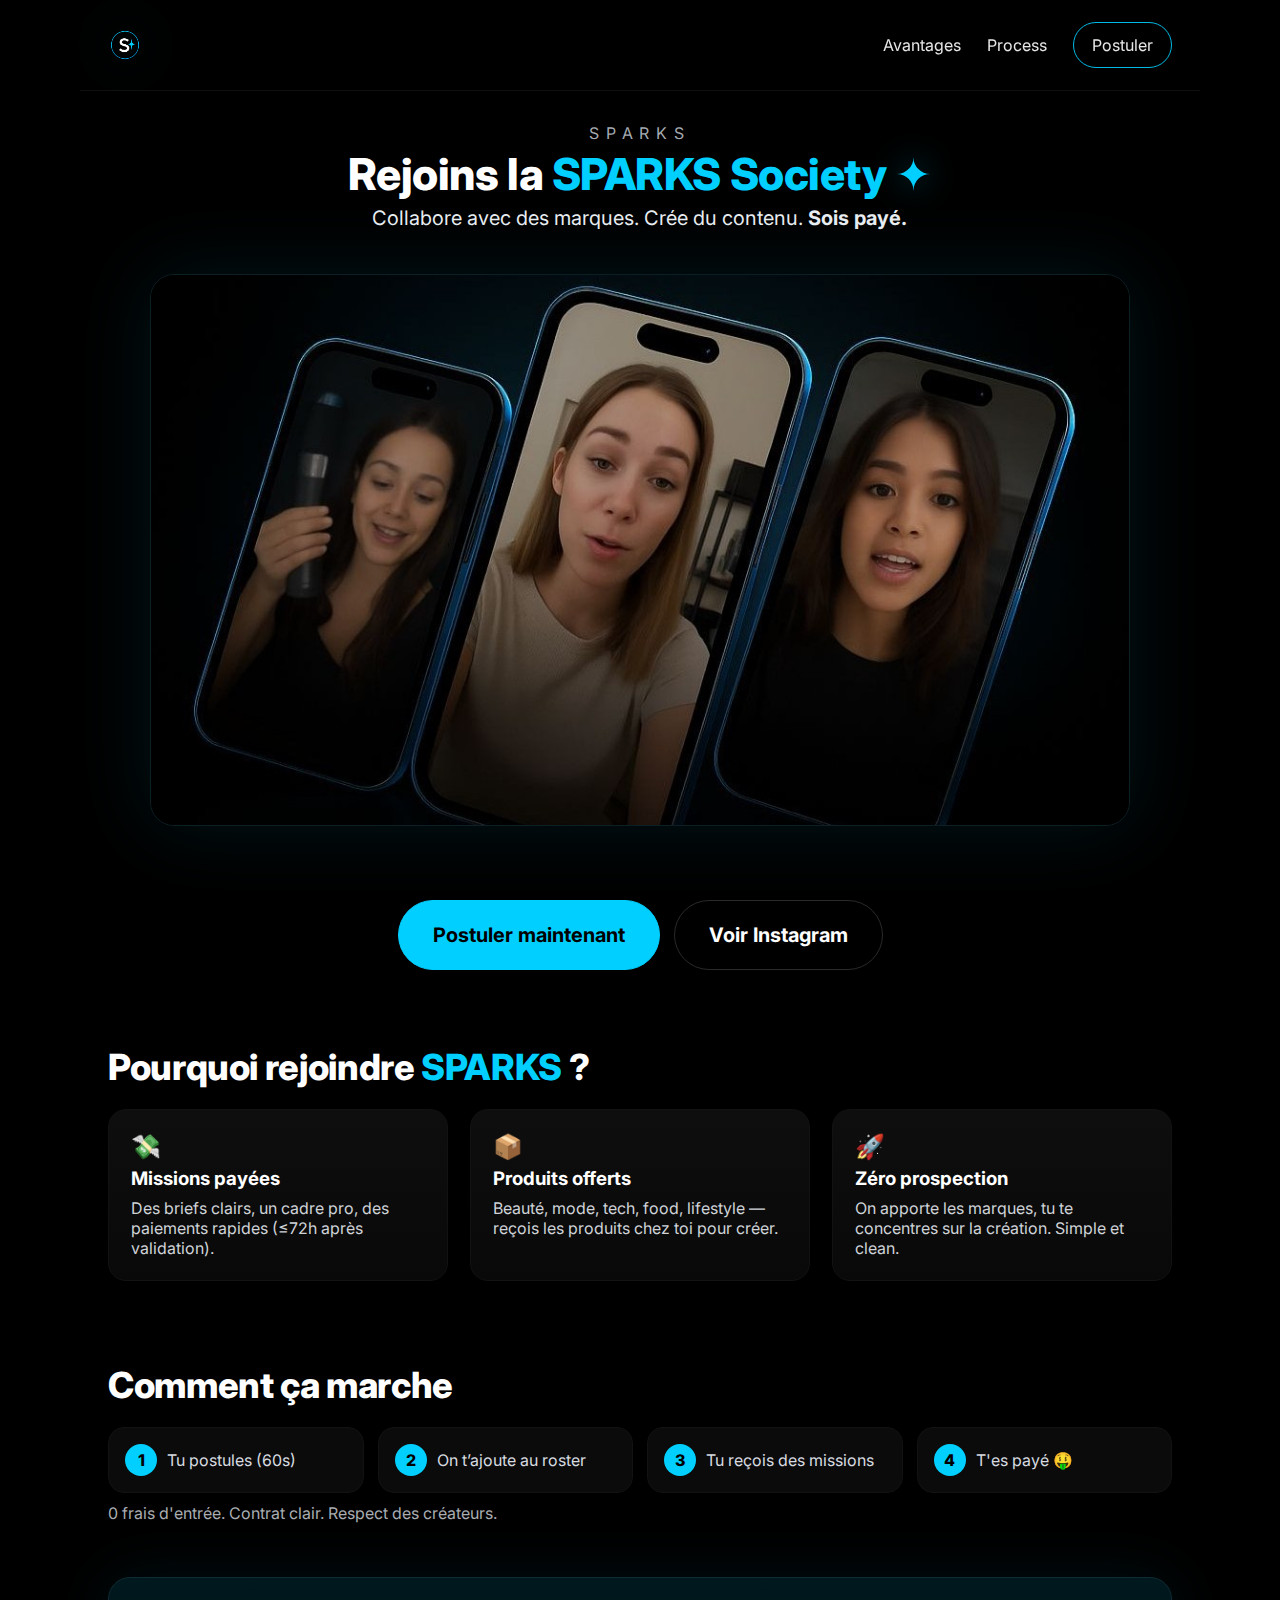
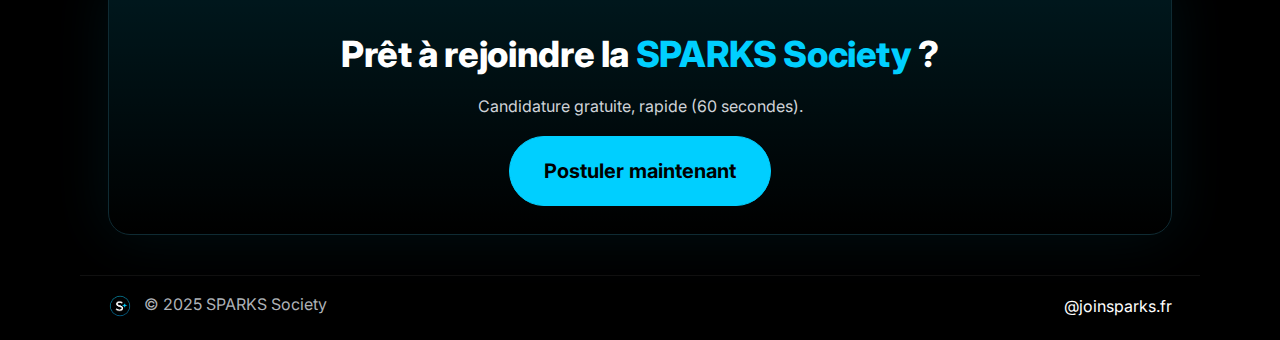
<file: index.html>
<!doctype html>
<html lang="fr">

<head>
  <meta charset="utf-8" />
  <meta name="viewport" content="width=device-width, initial-scale=1" />
  <title>Join SPARKS Society — Collabore avec des marques, sois payé</title>
  <meta name="description"
    content="SPARKS Society — le studio des créateurs TikTok qui collaborent avec les marques. Rejoins le roster, crée des vidéos, sois payé rapidement.">
  <meta name="theme-color" content="#00CFFF" />
  <link rel="icon" type="image/png" href="assets/logo_ring_nobg.png" />
  <link rel="preconnect" href="https://fonts.googleapis.com">
  <link rel="preconnect" href="https://fonts.gstatic.com" crossorigin>
  <link href="https://fonts.googleapis.com/css2?family=Inter:wght@400;600;700;800&display=swap" rel="stylesheet">
  <link rel="stylesheet" href="styles.css" />
  <style>
    html {
      scroll-behavior: smooth
    }
  </style>
</head>

<body>
  <!-- ancre top avec marge de scroll -->
  <div id="top" class="anchor-target"></div>

  <header class="container header">
    <a class="brand" href="#top" aria-label="Accueil SPARKS">
      <!-- Icône S (plus visible) -->
      <img src="assets/logo_ring_nobg.png" alt="SPARKS" class="brandmark sicon" />
    </a>
    <nav class="nav">
      <a href="#why">Avantages</a>
      <a href="#how">Process</a>
      <a href="form.html" class="cta">Postuler</a>
    </nav>
  </header>

  <main>
    <!-- HERO = plein écran, boutons en bas -->
    <section class="hero container">
      <div class="copy">
        <div class="over big">SPARKS</div>
        <h1>Rejoins la <span class="accent">SPARKS Society</span> <span class="spark">✦</span></h1>
        <p>Collabore avec des marques. Crée du contenu. <strong>Sois payé.</strong></p>
      </div>

      <!-- Illustration spark (remplaçable plus tard par une image) -->
      <img class="hero-art" src="assets/hero.jpg" alt="Créateurs SPARKS" aria-hidden="true">
      </img>

      <div class="actions">
        <a class="btn primary xxl" href="form.html">Postuler maintenant</a>
        <a class="btn ghost xxl" href="https://instagram.com/joinsparks.fr" target="_blank" rel="noopener">Voir
          Instagram</a>
      </div>
    </section>

    <section id="why" class="why container anchor-target">
      <h2>Pourquoi rejoindre <span class="accent">SPARKS</span> ?</h2>
      <div class="grid3">
        <div class="card">
          <div class="icon">💸</div>
          <h3>Missions payées</h3>
          <p>Des briefs clairs, un cadre pro, des paiements rapides (≤72h après validation).</p>
        </div>
        <div class="card">
          <div class="icon">📦</div>
          <h3>Produits offerts</h3>
          <p>Beauté, mode, tech, food, lifestyle — reçois les produits chez toi pour créer.</p>
        </div>
        <div class="card">
          <div class="icon">🚀</div>
          <h3>Zéro prospection</h3>
          <p>On apporte les marques, tu te concentres sur la création. Simple et clean.</p>
        </div>
      </div>
    </section>

    <section id="how" class="how container anchor-target">
      <h2>Comment ça marche</h2>
      <div class="steps4">
        <div class="step"><span>1</span> Tu postules (60s)</div>
        <div class="step"><span>2</span> On t’ajoute au roster</div>
        <div class="step"><span>3</span> Tu reçois des missions</div>
        <div class="step"><span>4</span> T'es payé 🤑</div>
      </div>
      <p class="note">0 frais d'entrée. Contrat clair. Respect des créateurs.</p>
    </section>

    <section id="apply" class="apply container anchor-target">
      <div class="cta-box">
        <h2>Prêt à rejoindre la <span class="accent">SPARKS Society</span> ?</h2>
        <p class="lead">Candidature gratuite, rapide (60 secondes).</p>
        <!-- Remplace par ton Google Form dès que tu l’as -->
        <a class="btn primary xxl" href="form.html">
          Postuler maintenant</a>
      </div>
    </section>
  </main>

  <footer class="footer container">
    <div class="left">
      <img src="assets/logo_ring_nobg.png" alt="SPARKS" class="favicon" />
      <span>© 2025 SPARKS Society</span>
    </div>
    <div class="right">
      <a href="https://instagram.com/joinsparks.fr" target="_blank" rel="noopener">@joinsparks.fr</a>
    </div>
  </footer>

  <script>
    // Clique sur le logo = scroll tout en haut (au-delà de l’ancre)
    document.querySelector('.brand').addEventListener('click', (e) =>
    {
      if (e.metaKey || e.ctrlKey) return;
      e.preventDefault();
      window.scrollTo({ top: 0, behavior: 'smooth' });
    });
  </script>
</body>

</html>
</file>
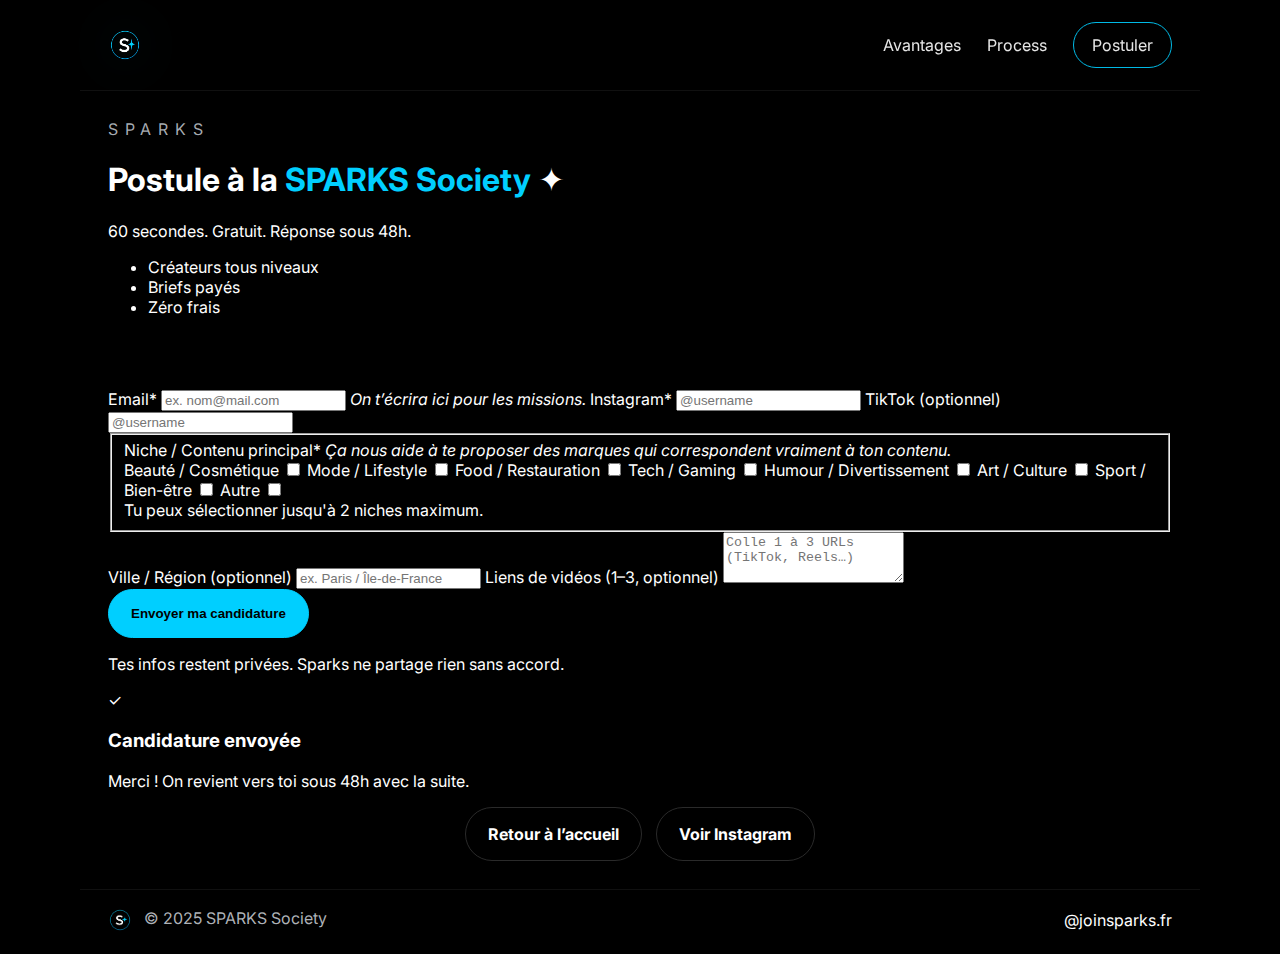
<file: form.html>
<!doctype html>
<html lang="fr">

<head>
  <meta charset="utf-8" />
  <meta name="viewport" content="width=device-width, initial-scale=1" />
  <title>Candidature — SPARKS Society</title>
  <meta name="theme-color" content="#00CFFF" />
  <link rel="icon" type="image/png" href="assets/logo_ring_nobg.png" />
  <link href="https://fonts.googleapis.com/css2?family=Inter:wght@400;600;700;800&display=swap" rel="stylesheet">
  <link rel="stylesheet" href="styles.css" />
  <style>
    html {
      scroll-behavior: smooth
    }
  </style>
</head>

<body>
  <header class="container header">
    <a class="brand" href="index.html" aria-label="Retour accueil">
      <img src="assets/logo_ring_nobg.png" class="brandmark sicon" alt="SPARKS">
    </a>
    <nav class="nav">
      <a href="index.html#why">Avantages</a>
      <a href="index.html#how">Process</a>
      <a href="#apply" class="cta">Postuler</a>
    </nav>
  </header>

  <main id="apply">
    <!-- HERO -->
    <section class="container apply-hero">
      <div class="apply-hero-copy">
        <div class="over big">SPARKS</div>
        <h1>Postule à la <span class="accent">SPARKS Society</span> ✦</h1>
        <p class="lead kpi">60 secondes. Gratuit. Réponse sous 48h.</p>
        <div class="divider"></div>
        <ul class="pills center tight">
          <li>Créateurs tous niveaux</li>
          <li>Briefs payés</li>
          <li>Zéro frais</li>
        </ul>
      </div>
    </section>

    <!-- FORM CARD -->
    <section class="container">
      <div class="form-card" id="form-card">
        <iframe name="hidden_iframe" id="hidden_iframe" style="display:none;"></iframe>

        <form id="sparksForm"
          action="https://docs.google.com/forms/u/0/d/e/1FAIpQLSdIiZIyXBgiS6tc2tfMB-w9i8WJagUJVwmWEXd9BAqpr1TruA/formResponse"
          method="POST" target="hidden_iframe" onsubmit="return handleSubmit(event)">

          <div class="grid">
            <label class="field">
              <span>Email*</span>
              <input type="email" name="entry.1781973483" required placeholder="ex. nom@mail.com">
              <em class="hint">On t’écrira ici pour les missions.</em>
            </label>

            <label class="field">
              <span>Instagram*</span>
              <input type="text" name="entry.238135763" required placeholder="@username">
            </label>

            <label class="field">
              <span>TikTok (optionnel)</span>
              <input type="text" name="entry.1185270065" placeholder="@username">
            </label>

            <fieldset class="field niche-group">
              <span>Niche / Contenu principal*</span>
              <em class="hint">Ça nous aide à te proposer des marques qui correspondent vraiment à ton contenu.</em>

              <div class="checks" id="nicheChecks">
                <label class="chk"><span>Beauté / Cosmétique</span>
                  <input type="checkbox" name="entry.1148784650" value="Beauté / Cosmétique">
                </label>

                <label class="chk"><span>Mode / Lifestyle</span>
                  <input type="checkbox" name="entry.1148784650" value="Mode / Lifestyle">
                </label>

                <label class="chk"><span>Food / Restauration</span>
                  <input type="checkbox" name="entry.1148784650" value="Food / Restauration">
                </label>

                <label class="chk"><span>Tech / Gaming</span>
                  <input type="checkbox" name="entry.1148784650" value="Tech / Gaming">
                </label>

                <label class="chk"><span>Humour / Divertissement</span>
                  <input type="checkbox" name="entry.1148784650" value="Humour / Divertissement">
                </label>

                <label class="chk"><span>Art / Culture</span>
                  <input type="checkbox" name="entry.1148784650" value="Art / Culture">
                </label>

                <label class="chk"><span>Sport / Bien-être</span>
                  <input type="checkbox" name="entry.1148784650" value="Sport / Bien-être">
                </label>

                <!-- Autre + précision -->
                <label class="chk"><span>Autre</span>
                  <input id="niche-other" type="checkbox" name="entry.1148784650" value="Autre">
                </label>
                <input id="niche-other-text" class="other-input" type="text" name="entry.1316781156"
                  placeholder="Précise ta niche (ex. voyage, sport…)">
              </div>

              <div id="niche-limit" class="hint error hidden">Tu peux sélectionner jusqu'à 2 niches maximum.</div>
            </fieldset>

            <label class="field">
              <span>Ville / Région (optionnel)</span>
              <input type="text" name="entry.471832489" placeholder="ex. Paris / Île-de-France">
            </label>

            <label class="field">
              <span>Liens de vidéos (1–3, optionnel)</span>
              <textarea name="entry.1661834335" rows="3" placeholder="Colle 1 à 3 URLs (TikTok, Reels…)"></textarea>
            </label>
          </div>

          <button type="submit" class="btn primary xl full" id="submitBtn">Envoyer ma candidature</button>
          <p class="small muted rgpd">Tes infos restent privées. Sparks ne partage rien sans accord.</p>
        </form>

        <!-- SUCCESS -->
        <div id="success" class="success hidden">
          <div class="success-badge">
            <span class="tick">✓</span>
          </div>
          <h3>Candidature envoyée</h3>
          <p class="muted">Merci ! On revient vers toi sous 48h avec la suite.</p>
          <div class="actions center">
            <a href="index.html" class="btn ghost">Retour à l’accueil</a>
            <a href="https://instagram.com/joinsparks.fr" target="_blank" class="btn ghost">Voir Instagram</a>
          </div>
        </div>
      </div>
    </section>
  </main>

  <footer class="footer container">
    <div class="left">
      <img src="assets/logo_ring_nobg.png" alt="SPARKS" class="favicon" />
      <span>© 2025 SPARKS Society</span>
    </div>
    <div class="right">
      <a href="https://instagram.com/joinsparks.fr" target="_blank" rel="noopener">@joinsparks.fr</a>
    </div>
  </footer>

  <script>
    // Logo -> retour accueil
    document.querySelector('.brand').addEventListener('click', (e) =>
    {
      if (e.metaKey || e.ctrlKey) return;
      e.preventDefault();
      window.location.href = 'index.html#top';
    });

    const checksWrap = document.getElementById('nicheChecks');
    const noteMin = document.getElementById('niche-min');
    const noteMax = document.getElementById('niche-limit');
    const otherBox = document.getElementById('niche-other');
    const otherInput = document.getElementById('niche-other-text');

    function syncOther()
    {
      if (!otherBox) return;
      const on = otherBox.checked;
      otherInput.style.display = on ? 'block' : 'none';
      if (!on) otherInput.value = '';
    }

    function countChecked()
    {
      return checksWrap ? checksWrap.querySelectorAll('input[type="checkbox"]:checked').length : 0;
    }

    if (checksWrap)
    {
      checksWrap.addEventListener('change', (e) =>
      {
        if (!e.target.matches('input[type="checkbox"]')) return;
        // max 2
        if (countChecked() > 2)
        {
          e.target.checked = false; noteMax.classList.remove('hidden');
          setTimeout(() => noteMax.classList.add('hidden'), 1600);
        }
        // toggle "Autre"
        if (e.target === otherBox) syncOther();
      });
      syncOther();
    }

    // Empêche l’envoi si 0 niche
    function handleSubmit(e)
    {
      const btn = document.getElementById('submitBtn');
      if (countChecked() === 0)
      {
        noteMin.classList.remove('hidden');
        setTimeout(() => noteMin.classList.add('hidden'), 1800);
        e.preventDefault(); return false;
      }
      btn.disabled = true; btn.textContent = 'Envoi…';
      setTimeout(() =>
      {
        document.getElementById('sparksForm').classList.add('hidden');
        document.getElementById('success').classList.remove('hidden');
        window.scrollTo({ top: document.getElementById('form-card').offsetTop - 80, behavior: 'smooth' });
      }, 900);
      return true;
    }
  </script>
</body>

</html>
</file>
<file: styles.css>
:root{
  --bg:#000;
  --fg:#fff;
  --muted:#afb3b9;
  --accent:#00CFFF; /* bleu étoile */
}

*{box-sizing:border-box}
html,body{margin:0;padding:0;background:var(--bg);color:var(--fg);
  font-family:'Inter',system-ui,-apple-system,Segoe UI,Roboto,Ubuntu,'Helvetica Neue',Arial,sans-serif}
img{max-width:100%;height:auto;display:block}
a{color:var(--fg);text-decoration:none}

.container{max-width:1120px;margin:0 auto;padding:28px}

/* Décale le scroll pour ne pas cacher les titres sous le header sticky */
.anchor-target{scroll-margin-top:110px}

/* Header */
.header{display:flex;align-items:center;justify-content:space-between;gap:24px;
  position:sticky;top:0;background:rgba(0,0,0,.6);backdrop-filter:blur(8px);
  border-bottom:1px solid #101010;z-index:20}
.brandmark{height:44px;filter:drop-shadow(0 0 24px rgba(0,207,255,.35))}
.sicon{width:34px;height:34px;object-fit:contain} /* icône S + visible */
.nav a{opacity:.9;margin-left:22px}
.nav .cta{padding:12px 18px;border:1px solid var(--accent);border-radius:999px}
.nav .cta:hover{background:var(--accent);color:#000;transition:.2s}

/* HERO plein écran (boutons en bas) */
.hero{
  display:grid;grid-template-rows:auto 1fr auto;gap:18px;
  min-height:100svh; /* plein écran mobile */
  align-items:center;justify-items:center;text-align:center;
  padding-top:32px;padding-bottom:8px;
}
.copy{max-width:900px}
.over.big{letter-spacing:.42em;font-size:16px;color:#a6abb1;margin-bottom:8px}
.hero h1{font-weight:800;font-size:44px;line-height:1.06;letter-spacing:-.01em;margin:0 0 14px}
.accent{color:var(--accent)}
.spark{color:var(--accent);filter:drop-shadow(0 0 16px rgba(0,207,255,.45))}
.hero p{font-size:20px;color:#e9edf1;margin:0 0 16px}

.hero-art {
  width: 100%;
  max-width: 980px;
  height: 100%;
  border-radius: 24px;
  border: 1px solid #0c1f25;
  box-shadow: 0 0 80px rgba(0, 207, 255, 0.1),
              inset 0 0 60px rgba(0, 207, 255, 0.05);
  display: block;
  object-fit: cover;
  margin-bottom: 50px;
}

.hero {
  display: grid;
  grid-template-rows: auto auto auto;
  gap: 12px; /* <-- Réduit l'espace entre les éléments */
  min-height: 100svh; /* On garde l'effet plein écran */
  align-items: start; /* Le contenu monte légèrement */
  justify-items: center;
  text-align: center;
  padding-top: 32px;
  padding-bottom: 8px;
}

.hero .copy {
  margin-bottom: 10 px; /* <-- Rapproche l'image du texte */
}

.hero-art {
  margin-top: 0px; /* <-- Supprime le grand espace au-dessus de l'image */
}

.actions{display:flex;gap:14px;flex-wrap:wrap;align-items:center;justify-content:center}
.btn{display:inline-block;padding:16px 22px;border-radius:56px;border:1px solid #2a2a2a;background:#0e0e0e;font-weight:700}
.btn.primary{background:var(--accent);color:#000;border-color:var(--accent)}
.btn.ghost{background:transparent}
.btn.xxl{padding:22px 34px;font-size:20px}
.btn:hover{transform:translateY(-1px);filter:brightness(1.05);transition:.15s}

/* Why / How / Apply */
.why h2,.how h2,.apply h2{font-size:36px;margin:26px 0 20px;font-weight:800;letter-spacing:-.01em}
.grid3{display:grid;grid-template-columns:repeat(3,1fr);gap:22px}
.card{border:1px solid #121212;border-radius:18px;padding:22px;background:linear-gradient(180deg,#0e0e0e,#090909)}
.card h3{margin:6px 0 8px;font-weight:700}
.card p{margin:0;color:#cfd3d8}
.card .icon{font-size:24px}

.steps4{display:grid;grid-template-columns:repeat(4,1fr);gap:14px;margin-top:6px}
.step{border:1px solid #121212;border-radius:16px;padding:16px;background:#0b0b0b;color:#d7dbe0;
  display:flex;align-items:center;gap:10px}
.step span{display:inline-grid;place-items:center;width:32px;height:32px;border-radius:999px;background:var(--accent);color:#000;font-weight:800}
.note{color:#a9adb2;margin-top:10px}

.apply{padding-top:10px;padding-bottom:40px}
.cta-box{text-align:center;border:1px solid #0f2b33;
  background:linear-gradient(180deg,rgba(0,207,255,.12),rgba(0,207,255,0));
  border-radius:22px;padding:28px;box-shadow:0 0 60px rgba(0,207,255,.08)}
.apply .lead{color:#cfd3d8;margin:6px 0 20px}

/* Footer */
.footer{display:flex;justify-content:space-between;align-items:center;border-top:1px solid #101010;
  color:#aeb2b7;padding-top:18px;padding-bottom:22px}
.favicon{width:24px;height:24px;margin-right:8px;display:inline-block;vertical-align:middle}

/* Responsive */
@media (max-width:900px){
  .container{padding:20px}
  .brandmark{height:36px}
  .sicon{width:30px;height:30px}
  .hero h1{font-size:38px}
  .grid3{grid-template-columns:1fr}
  .steps4{grid-template-columns:1fr}
}

.hero .copy h1 {
  margin-top: 4px;  /* Réduit l’espace au minimum */
  margin-bottom: 8px; /* Garde un petit écart avec le sous-titre */
}

.hero .copy {
  margin-bottom: 4px; /* Rapproche tout le bloc du reste */
}

/* PATCH MOBILE*/
/* image = ratio fixe, jamais étirée */
.hero-art{
  width:100%;
  height:auto;
  aspect-ratio: 16/9;
  object-fit: cover;
}

@media (max-width: 900px){
  .hero{ min-height:auto; }                 /* évite que la grille étire l'image */
  .hero-art{
    border:none;                            /* enlève le contour */
    box-shadow: 0 0 24px rgba(0,207,255,.10); /* glow doux (ou met 'none') */
    border-radius:14px;
  }
  .hero .actions{ margin-top:12px; }
}
</file>
